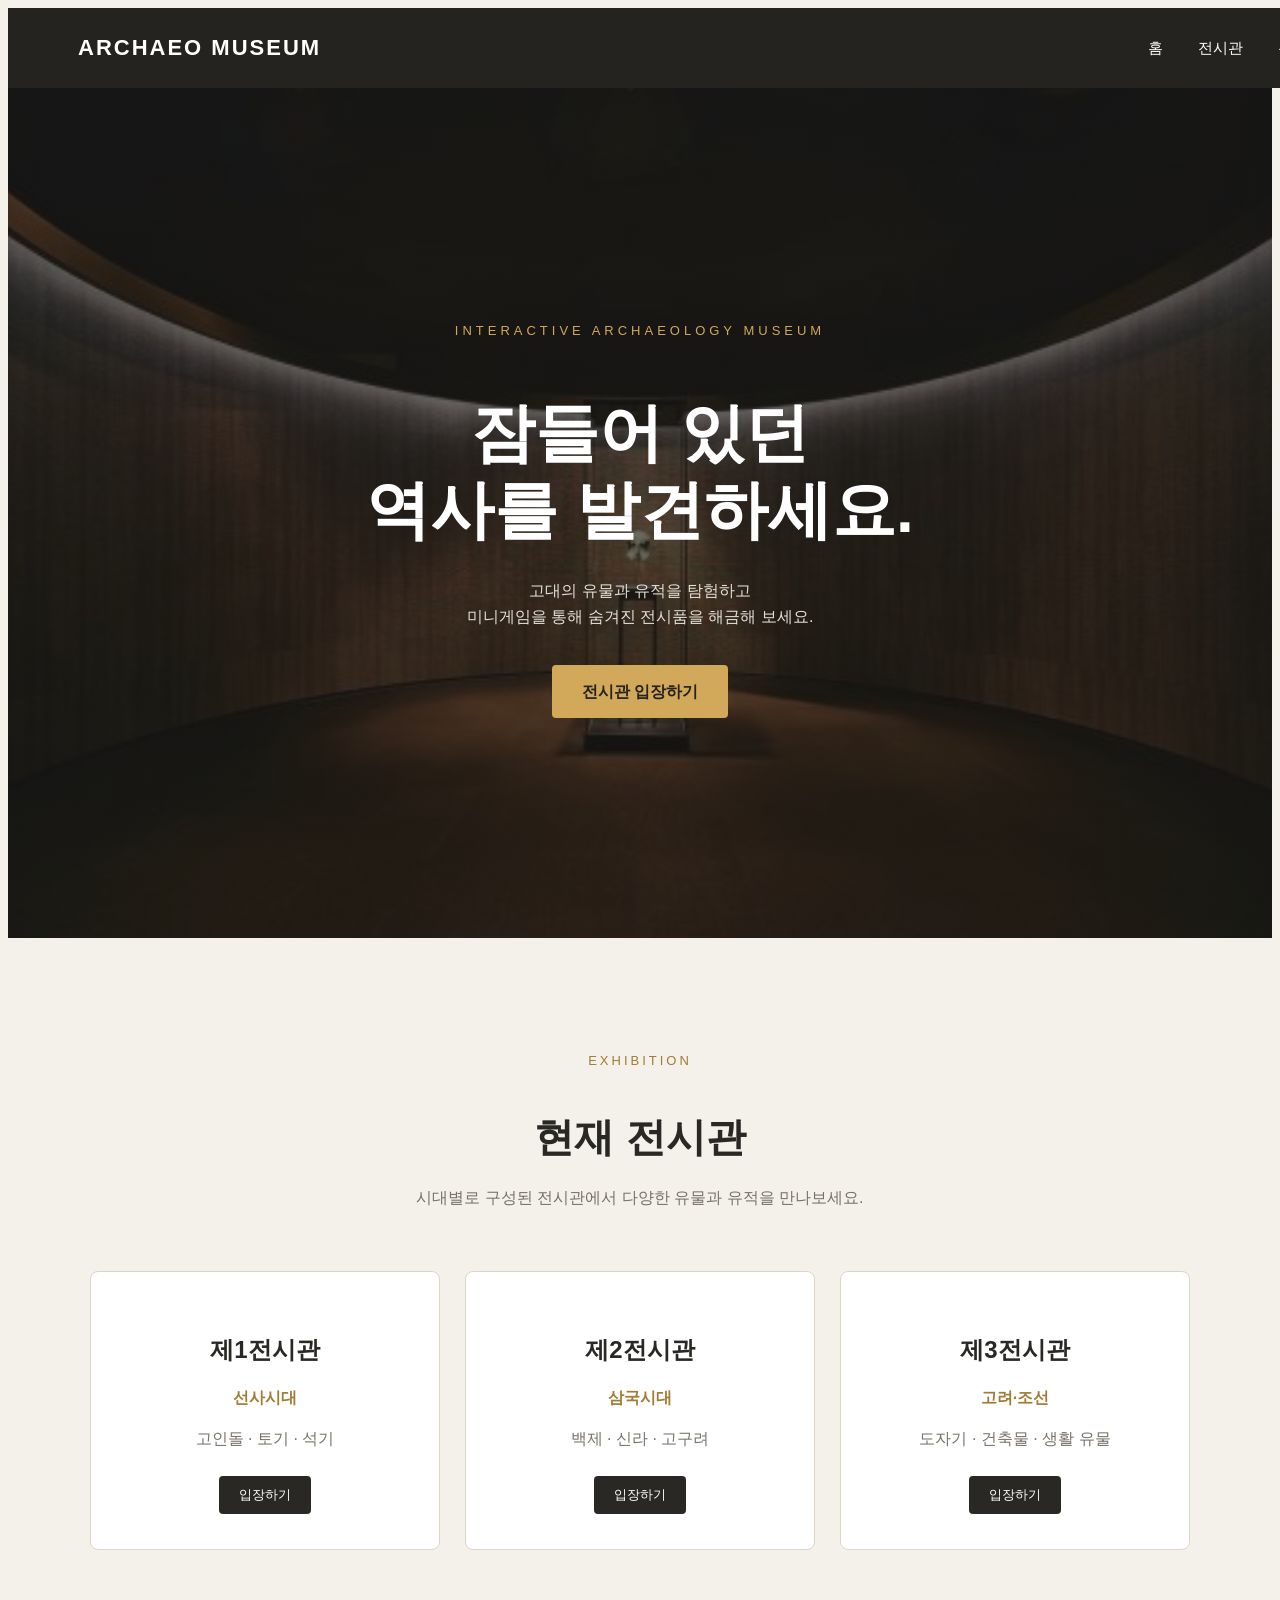
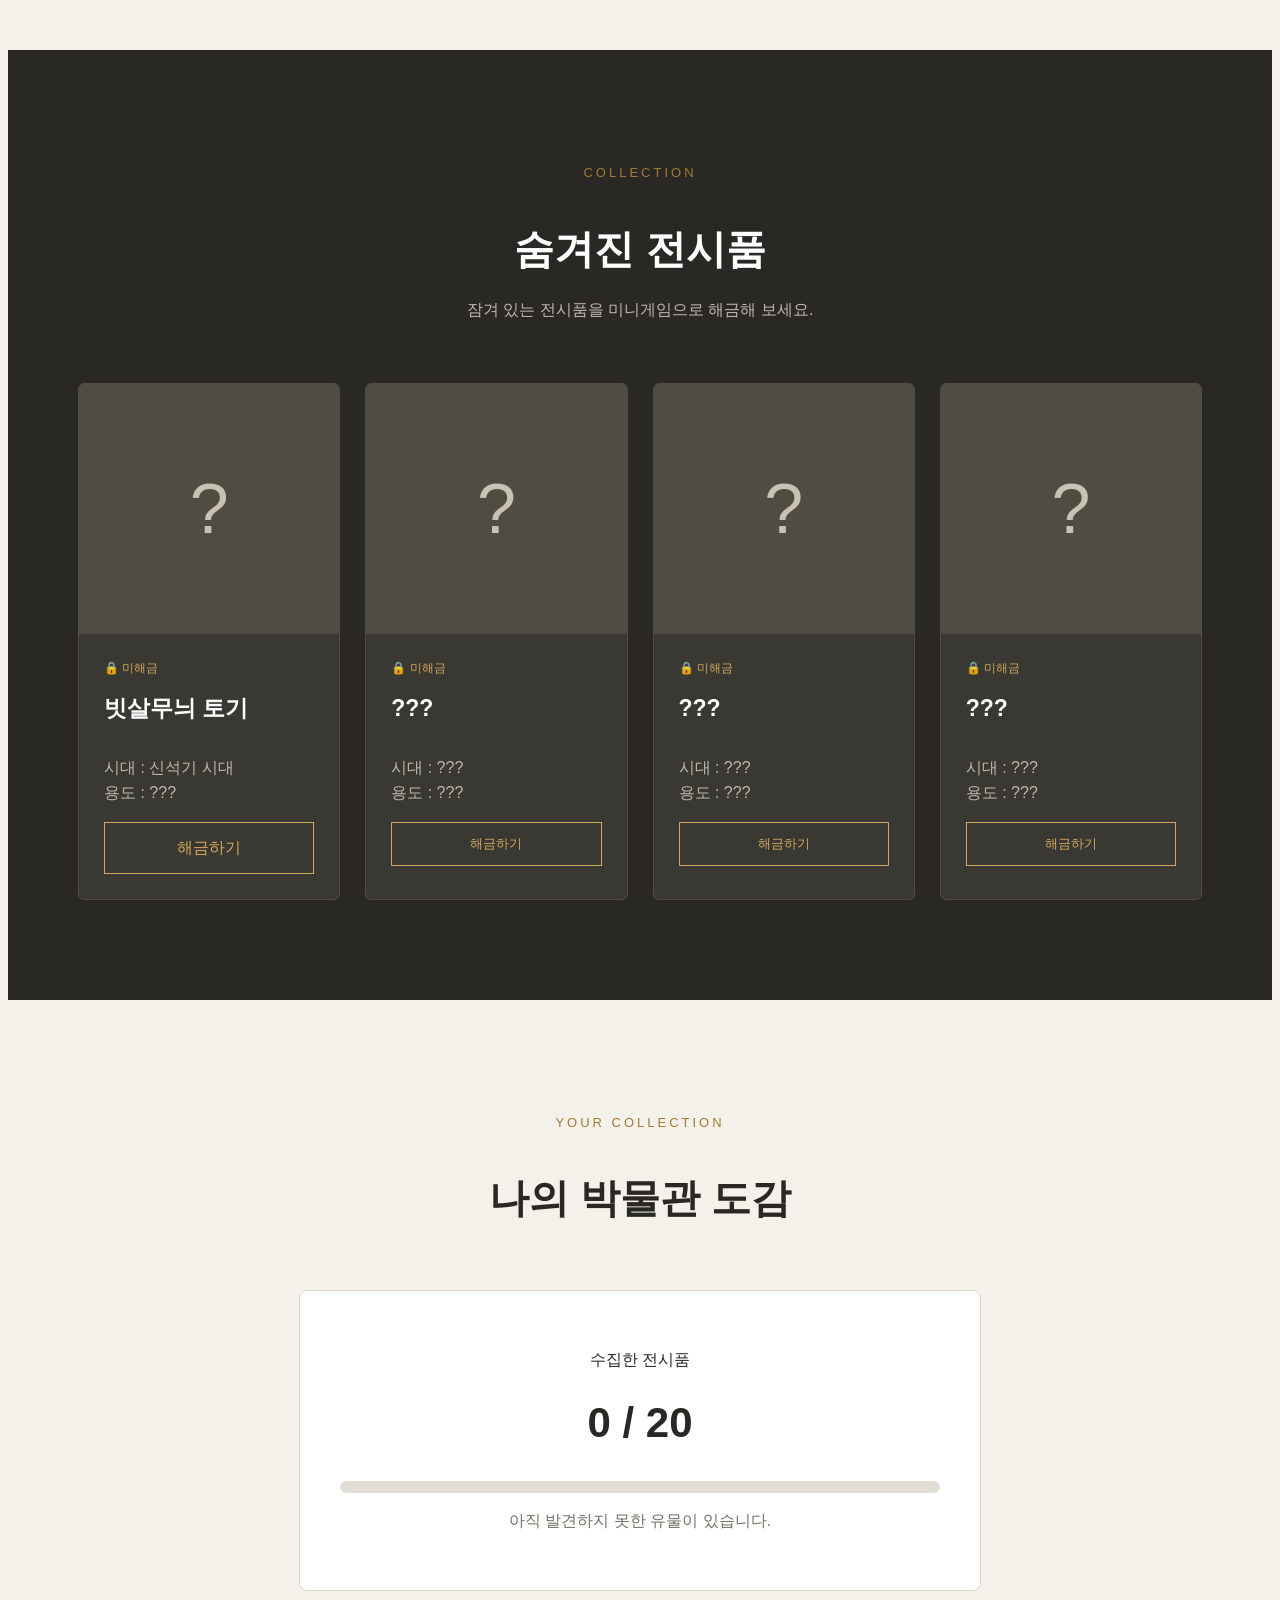
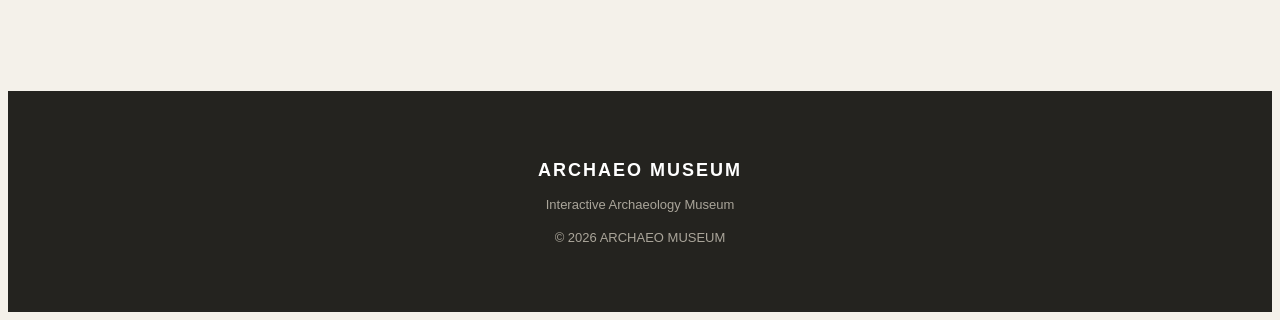
<file: index.html>
<!DOCTYPE html>
<html lang="ko">
<head>
    <meta charset="UTF-8">
    <meta name="viewport" content="width=device-width, initial-scale=1.0">

    <title>ARCHAEO MUSEUM</title>

    <!-- 나중에 CSS 파일을 연결할 곳 -->
    <link rel="stylesheet" href="style.css">
</head>

<body>

    <!-- ==============================
         상단 메뉴
    =============================== -->
    <header>
        <div class="logo">
            <h1>ARCHAEO MUSEUM</h1>
            
        </div>

        <nav>
            <ul>
                <li><a href="#home">홈</a></li>
                <li><a href="#exhibition">전시관</a></li>
                <li><a href="#collection">유물 도감</a></li>
            </ul>
        </nav>
    </header>


    <!-- ==============================
         메인 화면
    =============================== -->
    <main>

        <section id="home" class="hero">

            <div class="hero-text">
                <p class="small-title">INTERACTIVE ARCHAEOLOGY MUSEUM</p>

                <h2>
                    잠들어 있던<br>
                    역사를 발견하세요.
                </h2>

                <p>
                    고대의 유물과 유적을 탐험하고<br>
                    미니게임을 통해 숨겨진 전시품을 해금해 보세요.
                </p>

                <a href="#exhibition" class="main-button">
                    전시관 입장하기
                </a>
            </div>

        </section>


        <!-- ==============================
             전시관 소개
        =============================== -->
        <section id="exhibition" class="exhibition">

            <div class="section-title">
                <p>EXHIBITION</p>
                <h2>현재 전시관</h2>
                <p>
                    시대별로 구성된 전시관에서
                    다양한 유물과 유적을 만나보세요.
                </p>
            </div>


            <!-- 전시관 카드 -->
            <div class="museum-halls">

                <article class="hall-card">
                    <h3>제1전시관</h3>
                    <p>선사시대</p>
                    <span>고인돌 · 토기 · 석기</span>
                    <button>입장하기</button>
                </article>


                <article class="hall-card">
                    <h3>제2전시관</h3>
                    <p>삼국시대</p>
                    <span>백제 · 신라 · 고구려</span>
                    <button>입장하기</button>
                </article>


                <article class="hall-card">
                    <h3>제3전시관</h3>
                    <p>고려·조선</p>
                    <span>도자기 · 건축물 · 생활 유물</span>
                    <button>입장하기</button>
                </article>

            </div>

        </section>


        <!-- ==============================
             유물 전시 카드
        =============================== -->
        <section id="collection" class="collection">

            <div class="section-title">
                <p>COLLECTION</p>
                <h2>숨겨진 전시품</h2>
                <p>
                    잠겨 있는 전시품을 미니게임으로 해금해 보세요.
                </p>
            </div>


            <div class="artifact-grid">

                <!-- 유물 1 -->
                <article class="artifact-card locked">

                    <div class="artifact-image">
                        <span>?</span>
                    </div>

                    <div class="artifact-info">

                        <span class="status">🔒 미해금</span>

                        <h3>빗살무늬 토기</h3>

                        <p>
                            시대 : 신석기 시대<br>
                            용도 : ???
                        </p>

                        <a href="game-pottery.html" class="unlock-button">
                            해금하기
                        </a>

                    </div>

                </article>


                <!-- 유물 2 -->
                <article class="artifact-card locked">

                    <div class="artifact-image">
                        <span>?</span>
                    </div>

                    <div class="artifact-info">
                        <span class="status">🔒 미해금</span>

                        <h3>???</h3>

                        <p>
                            시대 : ???<br>
                            용도 : ???
                        </p>

                        <button class="unlock-button">
                            해금하기
                        </button>
                    </div>

                </article>


                <!-- 유물 3 -->
                <article class="artifact-card locked">

                    <div class="artifact-image">
                        <span>?</span>
                    </div>

                    <div class="artifact-info">
                        <span class="status">🔒 미해금</span>

                        <h3>???</h3>

                        <p>
                            시대 : ???<br>
                            용도 : ???
                        </p>

                        <button class="unlock-button">
                            해금하기
                        </button>
                    </div>

                </article>


                <!-- 유물 4 -->
                <article class="artifact-card locked">

                    <div class="artifact-image">
                        <span>?</span>
                    </div>

                    <div class="artifact-info">
                        <span class="status">🔒 미해금</span>

                        <h3>???</h3>

                        <p>
                            시대 : ???<br>
                            용도 : ???
                        </p>

                        <button class="unlock-button">
                            해금하기
                        </button>
                    </div>

                </article>

            </div>

        </section>



        <!-- ==============================
             진행도
        =============================== -->
        <section class="progress-section">

            <div class="section-title">
                <p>YOUR COLLECTION</p>
                <h2>나의 박물관 도감</h2>
            </div>

            <div class="progress-box">

                <p>수집한 전시품</p>

                <h3>
                    <span>0</span> / 20
                </h3>

                <div class="progress-bar">
                    <div class="progress"></div>
                </div>

                <p class="progress-text">
                    아직 발견하지 못한 유물이 있습니다.
                </p>

            </div>

        </section>

    </main>


    <!-- ==============================
         하단
    =============================== -->
    <footer>

        <h2>ARCHAEO MUSEUM</h2>

        <p>
            Interactive Archaeology Museum
        </p>

        <p>
            © 2026 ARCHAEO MUSEUM
        </p>

    </footer>
</file>
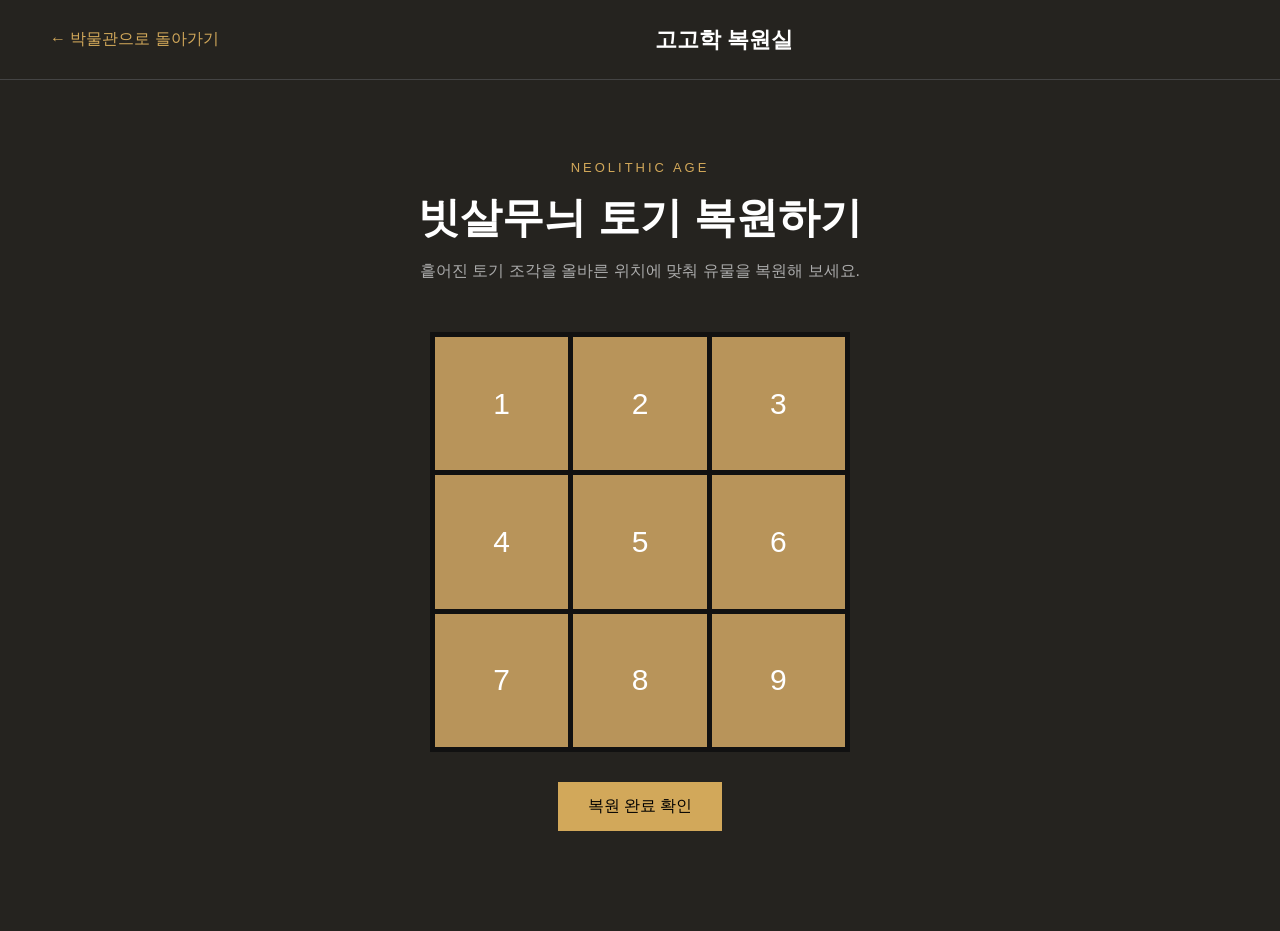
<file: game-pottery.html>
<!DOCTYPE html>
<html lang="ko">

<head>
    <meta charset="UTF-8">
    <meta name="viewport" content="width=device-width, initial-scale=1.0">

    <title>빗살무늬 토기 복원</title>

    <link rel="stylesheet" href="game.css">
</head>

<body>

    <header class="game-header">

        <a href="index.html" class="back-button">
            ← 박물관으로 돌아가기
        </a>

        <h1>고고학 복원실</h1>

    </header>


    <main class="game">

        <div class="game-title">

            <p>NEOLITHIC AGE</p>

            <h2>빗살무늬 토기 복원하기</h2>

            <p>
                흩어진 토기 조각을 올바른 위치에 맞춰
                유물을 복원해 보세요.
            </p>

        </div>


        <!-- 퍼즐 -->
        <div id="puzzle" class="puzzle">

            <button class="piece">1</button>
            <button class="piece">2</button>
            <button class="piece">3</button>

            <button class="piece">4</button>
            <button class="piece">5</button>
            <button class="piece">6</button>

            <button class="piece">7</button>
            <button class="piece">8</button>
            <button class="piece">9</button>

        </div>


        <button id="check-puzzle" class="check-button">
            복원 완료 확인
        </button>


        <p id="game-message"></p>


        <!-- 성공했을 때 나타나는 영역 -->
        <div id="success" class="success hidden">

            <p>EXHIBITION UNLOCKED</p>

            <h2>🏺 복원 성공!</h2>

            <p>
                빗살무늬 토기의 전시품이 해금되었습니다.
            </p>

            <a href="index.html" class="museum-button">
                박물관으로 돌아가기
            </a>

        </div>

    </main>


    <script src="game-pottery.js"></script>

</body>
</html>
</file>
<file: style.css>
css
/* ==============================
   기본 설정
============================== */

* {
    margin: 0;
    padding: 0;
    box-sizing: border-box;
}

html {
    scroll-behavior: smooth;
}

body {
    font-family: "Noto Sans KR", sans-serif;
    background-color: #f4f1ea;
    color: #292824;
    line-height: 1.6;
}


/* ==============================
   상단 메뉴
============================== */

header {
    width: 100%;
    height: 80px;

    display: flex;
    justify-content: space-between;
    align-items: center;

    padding: 0 70px;

    background-color: #24231f;
    color: white;

    position: sticky;
    top: 0;
    z-index: 1000;
}


/* 로고 */

.logo h1 {
    font-size: 22px;
    letter-spacing: 2px;
}

.logo p {
    font-size: 11px;
    color: #c8c2b5;
}


/* 메뉴 */

nav ul {
    display: flex;
    gap: 35px;
    list-style: none;
}

nav a {
    color: white;
    text-decoration: none;
    font-size: 15px;

    transition: 0.3s;
}

nav a:hover {
    color: #d2a85a;
}


/* ==============================
   메인 화면
============================== */

.hero {
    min-height: 650px;

    display: flex;
    align-items: center;
    justify-content: center;

    text-align: center;

    padding: 100px 20px;

    background:
        linear-gradient(
            rgba(30, 29, 25, 0.65),
            rgba(30, 29, 25, 0.65)
        ),
        url("images/museum.jpg");

    background-size: cover;
    background-position: center;

    color: white;
}


.hero-text {
    max-width: 800px;
}


.small-title {
    font-size: 13px;
    letter-spacing: 4px;
    color: #d2a85a;

    margin-bottom: 20px;
}


.hero h2 {
    font-size: 64px;
    line-height: 1.2;

    margin-bottom: 30px;
}


.hero-text > p:not(.small-title) {
    color: #e4e0d8;
    margin-bottom: 35px;
}


/* 메인 버튼 */

.main-button {
    display: inline-block;

    padding: 14px 30px;

    background-color: #d2a85a;
    color: #24231f;

    text-decoration: none;

    font-weight: bold;

    border-radius: 4px;

    transition: 0.3s;
}

.main-button:hover {
    background-color: #ead29f;
    transform: translateY(-3px);
}


/* ==============================
   공통 섹션
============================== */

section {
    padding: 100px 70px;
}


.section-title {
    text-align: center;
    margin-bottom: 60px;
}

.section-title > p:first-child {
    color: #a27b35;
    font-size: 13px;
    letter-spacing: 3px;
    margin-bottom: 10px;
}

.section-title h2 {
    font-size: 40px;
    margin-bottom: 15px;
}

.section-title p:last-child {
    color: #777268;
}


/* ==============================
   전시관
============================== */

.exhibition {
    background-color: #f4f1ea;
}


.museum-halls {
    max-width: 1100px;
    margin: 0 auto;

    display: grid;
    grid-template-columns: repeat(3, 1fr);

    gap: 25px;
}


.hall-card {
    background-color: white;

    padding: 35px;

    border: 1px solid #ddd6c8;

    border-radius: 8px;

    text-align: center;

    transition: 0.3s;
}


.hall-card:hover {
    transform: translateY(-8px);

    box-shadow: 0 15px 30px rgba(0, 0, 0, 0.08);
}


.hall-card h3 {
    font-size: 24px;
    margin-bottom: 10px;
}

.hall-card p {
    color: #a27b35;
    font-weight: bold;
    margin-bottom: 15px;
}

.hall-card span {
    display: block;
    color: #777268;
    margin-bottom: 25px;
}


.hall-card button {
    padding: 10px 20px;

    border: none;
    border-radius: 4px;

    background-color: #292824;
    color: white;

    cursor: pointer;
}

.hall-card button:hover {
    background-color: #a27b35;
}


/* ==============================
   유물 카드
============================== */

.collection {
    background-color: #292824;
    color: white;
}


.collection .section-title p:last-child {
    color: #bdb8ad;
}


.artifact-grid {
    max-width: 1200px;
    margin: 0 auto;

    display: grid;
    grid-template-columns: repeat(4, 1fr);

    gap: 25px;
}


.artifact-card {
    background-color: #3a3832;

    border: 1px solid #504d45;

    overflow: hidden;

    border-radius: 6px;

    transition: 0.3s;
}


.artifact-card:hover {
    transform: translateY(-5px);
}


.artifact-image {
    height: 250px;

    display: flex;
    justify-content: center;
    align-items: center;

    background-color: #504c42;
}


.artifact-image span {
    font-size: 70px;
    color: #c8c2b5;
}


.artifact-info {
    padding: 25px;

    display: flex;
    flex-direction: column;
}


.status {
    font-size: 12px;
    color: #d2a85a;
}


.artifact-info h3 {
    font-size: 23px;
    margin: 12px 0;
}


.artifact-info p {
    color: #bdb8ad;
}


.unlock-button {
    display: block;
    width: 100%;
    box-sizing: border-box;

    margin-top: auto;
    padding: 12px;
    
    border: 1px solid #d2a85a;

    background-color: transparent;
    color: #d2a85a;

    text-align: center;
    text-decoration: none;

    cursor: pointer;
}


.unlock-button:hover {
    background-color: #d2a85a;
    color: #24231f;
}



/* ==============================
   진행도
============================== */

.progress-section {
    background-color: #f4f1ea;
}


.progress-box {
    max-width: 600px;
    margin: auto;

    padding: 40px;

    background-color: white;

    border: 1px solid #ddd6c8;
    border-radius: 8px;

    text-align: center;
}


.progress-box h3 {
    font-size: 42px;

    margin: 10px 0 25px;
}


.progress-bar {
    width: 100%;
    height: 12px;

    background-color: #e1ddd4;

    border-radius: 10px;

    overflow: hidden;
}


.progress {
    width: 0%;
    height: 100%;

    background-color: #a27b35;
}


.progress-text {
    margin-top: 15px;
    color: #777268;
}


/* ==============================
   푸터
============================== */

footer {
    padding: 50px;

    background-color: #24231f;

    color: white;

    text-align: center;
}


footer h2 {
    font-size: 18px;
    letter-spacing: 2px;
    margin-bottom: 10px;
}


footer p {
    color: #aaa59a;
    font-size: 13px;
    margin-top: 5px;
}


/* ==============================
   모바일 대응
============================== */

@media (max-width: 900px) {

    header {
        padding: 0 25px;
    }

    nav ul {
        gap: 15px;
    }

    section {
        padding: 70px 25px;
    }

    .hero h2 {
        font-size: 45px;
    }

    .museum-halls {
        grid-template-columns: 1fr;
    }

    .artifact-grid {
        grid-template-columns: repeat(2, 1fr);
    }
}


@media (max-width: 600px) {

    header {
        height: auto;
        padding: 20px;

        flex-direction: column;
        gap: 15px;
    }

    nav ul {
        flex-wrap: wrap;
        justify-content: center;
    }

    .hero h2 {
        font-size: 35px;
    }

    .artifact-grid {
        grid-template-columns: 1fr;
    }
}
</file>
<file: game.css>
* {
    margin: 0;
    padding: 0;
    box-sizing: border-box;
}

body {
    font-family: sans-serif;
    background-color: #25231f;
    color: white;

    min-height: 100vh;
}

.game-header {
    height: 80px;

    display: flex;
    align-items: center;

    padding: 0 50px;

    border-bottom: 1px solid #444;
}

.game-header h1 {
    margin: auto;

    font-size: 22px;
}

.back-button {
    color: #d2a85a;
    text-decoration: none;
}

.game {
    max-width: 800px;

    margin: auto;

    padding: 80px 20px;

    text-align: center;
}

.game-title p:first-child {
    color: #d2a85a;

    font-size: 13px;

    letter-spacing: 3px;
}

.game-title h2 {
    font-size: 42px;

    margin: 15px 0;
}

.game-title p:last-child {
    color: #aaa;
}


.puzzle {
    width: 420px;
    height: 420px;

    margin: 50px auto 30px;

    display: grid;

    grid-template-columns: repeat(3, 1fr);

    gap: 5px;

    background-color: #111;

    padding: 5px;
}

.piece {
    border: none;

    background-color: #b8945a;

    color: white;

    font-size: 30px;

    cursor: pointer;
}

.piece:hover {
    background-color: #d2a85a;
}


.check-button {
    padding: 14px 30px;

    border: none;

    background-color: #d2a85a;

    cursor: pointer;

    font-size: 16px;
}


#game-message {
    margin-top: 20px;
}


.success {
    margin-top: 50px;

    padding: 40px;

    background-color: #36332d;

    border: 1px solid #d2a85a;
}

.hidden {
    display: none;
}


.museum-button {
    display: inline-block;

    margin-top: 25px;

    padding: 12px 25px;

    background-color: #d2a85a;

    color: #222;

    text-decoration: none;
}
</file>
